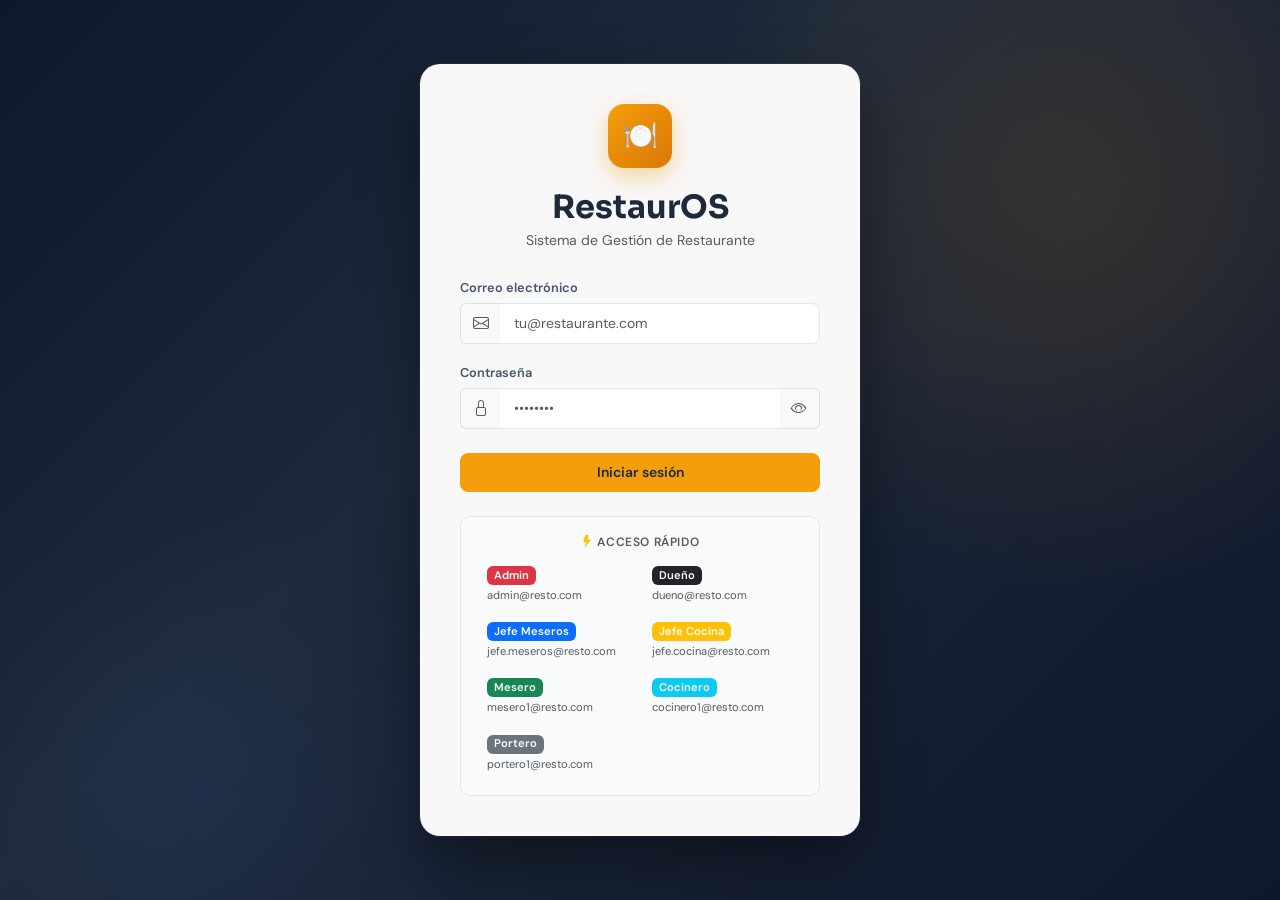
<file: index.html>
<!DOCTYPE html>
<html lang="es">
<head>
  <meta charset="UTF-8">
  <meta name="viewport" content="width=device-width, initial-scale=1.0">
  <title>RestaurOS — Sistema de Gestión</title>

  <!-- Bootstrap 5.3 -->
  <link rel="stylesheet" href="https://cdn.jsdelivr.net/npm/bootstrap@5.3.3/dist/css/bootstrap.min.css">
  <!-- Bootstrap Icons -->
  <link rel="stylesheet" href="https://cdn.jsdelivr.net/npm/bootstrap-icons@1.11.3/font/bootstrap-icons.min.css">
  <!-- Estilos propios -->
  <link rel="stylesheet" href="css/styles.css">

  <style>
    .login-page { animation: bgPulse 8s ease infinite alternate; }
    @keyframes bgPulse {
      from { background-position: 0% 50%; }
      to { background-position: 100% 50%; }
    }
  </style>
</head>
<body>

<div class="login-page">
  <div class="login-card">
    <!-- Logo -->
    <div class="login-logo"><span>🍽️</span></div>
    <h2 class="text-center fw-bold mb-1" style="font-family:'Sora',sans-serif;">RestaurOS</h2>
    <p class="text-center text-muted mb-4" style="font-size:0.875rem;">Sistema de Gestión de Restaurante</p>

    <!-- Formulario -->
    <div id="login-error" class="alert alert-danger d-none align-items-center gap-2" role="alert">
      <i class="bi bi-exclamation-circle-fill"></i>
      <span id="login-error-msg">Credenciales inválidas</span>
    </div>

    <div class="mb-3">
      <label class="form-label fw-semibold" for="email">Correo electrónico</label>
      <div class="input-group">
        <span class="input-group-text bg-light border-end-0"><i class="bi bi-envelope text-muted"></i></span>
        <input type="email" class="form-control border-start-0" id="email" placeholder="tu@restaurante.com" autocomplete="email">
      </div>
    </div>

    <div class="mb-4">
      <label class="form-label fw-semibold" for="password">Contraseña</label>
      <div class="input-group">
        <span class="input-group-text bg-light border-end-0"><i class="bi bi-lock text-muted"></i></span>
        <input type="password" class="form-control border-start-0 border-end-0" id="password" placeholder="••••••••" autocomplete="current-password">
        <button class="input-group-text bg-light border-start-0" type="button" id="toggle-pass">
          <i class="bi bi-eye text-muted" id="eye-icon"></i>
        </button>
      </div>
    </div>

    <button class="btn btn-primary w-100 py-2 fw-semibold mb-4" id="btn-login" onclick="handleLogin()">
      <span id="btn-login-text">Iniciar sesión</span>
      <span id="btn-login-spinner" class="spinner-border spinner-border-sm ms-2 d-none"></span>
    </button>

    <!-- Credenciales de demo -->
    <div class="demo-creds">
      <div class="text-muted fw-semibold mb-2 text-center" style="font-size:0.75rem;text-transform:uppercase;letter-spacing:0.05em;">
        <i class="bi bi-lightning-fill text-warning me-1"></i>Acceso Rápido
      </div>
      <div class="row g-1" id="demo-buttons">
        <!-- Se generan dinámicamente -->
      </div>
    </div>
  </div>
</div>

<!-- Bootstrap JS -->
<script src="https://cdn.jsdelivr.net/npm/bootstrap@5.3.3/dist/js/bootstrap.bundle.min.js"></script>

<script type="module">
  import { AuthService } from './services/auth.js';

  // Redirigir si ya está autenticado
  if (AuthService.isAuthenticated()) {
    window.location.href = 'dashboard.html';
  }

  // Credenciales de demo
  const demos = [
    { label: "Admin", email: "admin@resto.com", pass: "admin123", color: "danger" },
    { label: "Dueño", email: "dueno@resto.com", pass: "dueno123", color: "dark" },
    { label: "Jefe Meseros", email: "jefe.meseros@resto.com", pass: "jm123", color: "primary" },
    { label: "Jefe Cocina", email: "jefe.cocina@resto.com", pass: "jc123", color: "warning" },
    { label: "Mesero", email: "mesero1@resto.com", pass: "m123", color: "success" },
    { label: "Cocinero", email: "cocinero1@resto.com", pass: "c123", color: "info" },
    { label: "Portero", email: "portero1@resto.com", pass: "p123", color: "secondary" },
  ];

  const cont = document.getElementById("demo-buttons");
  demos.forEach(d => {
    const btn = document.createElement("div");
    btn.className = "col-6";
    btn.innerHTML = `<div class="cred-item" onclick="fillDemo('${d.email}','${d.pass}')">
      <span class="badge bg-${d.color} me-1">${d.label}</span>
      <small class="text-muted">${d.email}</small>
    </div>`;
    cont.appendChild(btn);
  });

  window.fillDemo = (email, pass) => {
    document.getElementById("email").value = email;
    document.getElementById("password").value = pass;
    document.getElementById("email").focus();
  };

  window.handleLogin = async () => {
    const email = document.getElementById("email").value.trim();
    const password = document.getElementById("password").value;
    const errDiv = document.getElementById("login-error");
    const errMsg = document.getElementById("login-error-msg");
    const btnText = document.getElementById("btn-login-text");
    const btnSpin = document.getElementById("btn-login-spinner");
    const btn = document.getElementById("btn-login");

    errDiv.classList.add("d-none");
    if (!email || !password) {
      errMsg.textContent = "Completa todos los campos";
      errDiv.classList.remove("d-none");
      return;
    }

    // Loading state
    btn.disabled = true;
    btnText.textContent = "Verificando...";
    btnSpin.classList.remove("d-none");

    const res = await AuthService.login(email, password);

    btn.disabled = false;
    btnText.textContent = "Iniciar sesión";
    btnSpin.classList.add("d-none");

    if (res.ok) {
      btnText.textContent = "¡Acceso exitoso! Redirigiendo...";
      btn.classList.replace("btn-primary", "btn-success");
      setTimeout(() => window.location.href = "dashboard.html", 800);
    } else {
      errMsg.textContent = res.error || "Credenciales inválidas";
      errDiv.classList.remove("d-none");
      document.getElementById("password").value = "";
      document.getElementById("password").focus();
    }
  };

  // Enter key
  document.getElementById("password").addEventListener("keydown", e => {
    if (e.key === "Enter") window.handleLogin();
  });

  // Toggle password
  document.getElementById("toggle-pass").addEventListener("click", () => {
    const inp = document.getElementById("password");
    const icon = document.getElementById("eye-icon");
    if (inp.type === "password") {
      inp.type = "text";
      icon.className = "bi bi-eye-slash text-muted";
    } else {
      inp.type = "password";
      icon.className = "bi bi-eye text-muted";
    }
  });
</script>

</body>
</html>
</file>
<file: css/styles.css>
/* ══════════════════════════════════════════════════════
   RESTAURANTE SYSTEM — ESTILOS PRINCIPALES
   Fuente: Sora (display) + DM Sans (body)
   Tema: Deep Navy + Warm Amber
   ══════════════════════════════════════════════════════ */

@import url('https://fonts.googleapis.com/css2?family=Sora:wght@400;500;600;700;800&family=DM+Sans:ital,opsz,wght@0,9..40,300;0,9..40,400;0,9..40,500;0,9..40,600;1,9..40,400&display=swap');

/* ── Variables ── */
:root {
  --sidebar-w: 260px;
  --sidebar-bg: #0f172a;
  --sidebar-border: rgba(255,255,255,0.07);
  --accent: #f59e0b;
  --accent-dark: #d97706;
  --header-h: 64px;
  --radius: 12px;
  --shadow: 0 1px 3px rgba(0,0,0,.08), 0 4px 12px rgba(0,0,0,.06);
  --shadow-lg: 0 8px 32px rgba(0,0,0,.12);
}

/* ── Base ── */
*, *::before, *::after { box-sizing: border-box; }

body {
  font-family: 'DM Sans', system-ui, sans-serif;
  background: #f8fafc;
  color: #1e293b;
  -webkit-font-smoothing: antialiased;
  margin: 0;
  overflow-x: hidden;
}

h1, h2, h3, h4, h5, h6, .fw-bold, .h1, .h2, .h3, .h4, .h5, .h6 {
  font-family: 'Sora', sans-serif;
}

/* ══════════════════════════════════════════════════════
   LOGIN PAGE
   ══════════════════════════════════════════════════════ */
.login-page {
  min-height: 100vh;
  background: linear-gradient(135deg, #0f172a 0%, #1e293b 40%, #0f172a 100%);
  display: flex;
  align-items: center;
  justify-content: center;
  position: relative;
  overflow: hidden;
}

.login-page::before {
  content: "";
  position: absolute;
  width: 800px; height: 800px;
  background: radial-gradient(circle, rgba(245,158,11,0.12) 0%, transparent 70%);
  top: -200px; right: -200px;
  pointer-events: none;
}

.login-page::after {
  content: "";
  position: absolute;
  width: 600px; height: 600px;
  background: radial-gradient(circle, rgba(59,130,246,0.08) 0%, transparent 70%);
  bottom: -200px; left: -100px;
  pointer-events: none;
}

.login-card {
  background: rgba(255,255,255,0.97);
  border-radius: 20px;
  padding: 2.5rem;
  width: 100%;
  max-width: 440px;
  box-shadow: 0 25px 60px rgba(0,0,0,0.4), 0 0 0 1px rgba(255,255,255,0.05);
  position: relative;
  z-index: 1;
}

.login-logo {
  width: 64px; height: 64px;
  background: linear-gradient(135deg, #f59e0b, #d97706);
  border-radius: 16px;
  display: flex; align-items: center; justify-content: center;
  font-size: 1.75rem;
  box-shadow: 0 8px 24px rgba(245,158,11,0.4);
  margin: 0 auto 1.25rem;
}

.demo-creds {
  background: #f8fafc;
  border: 1px solid #e2e8f0;
  border-radius: 10px;
  padding: 1rem;
}

.demo-creds .cred-item {
  cursor: pointer;
  padding: 0.4rem 0.6rem;
  border-radius: 6px;
  transition: background 0.15s;
  font-size: 0.8rem;
}

.demo-creds .cred-item:hover {
  background: #e2e8f0;
}

/* ══════════════════════════════════════════════════════
   LAYOUT PRINCIPAL
   ══════════════════════════════════════════════════════ */
.app-layout {
  display: flex;
  min-height: 100vh;
}

/* ── Sidebar ── */
.sidebar {
  width: var(--sidebar-w);
  min-height: 100vh;
  background: var(--sidebar-bg);
  display: flex;
  flex-direction: column;
  position: fixed;
  top: 0; left: 0;
  z-index: 1000;
  transition: transform 0.3s cubic-bezier(0.4,0,0.2,1);
  overflow: hidden;
}

/* Sidebar brand */
.sidebar-brand {
  padding: 1rem 1.25rem;
  border-bottom: 1px solid var(--sidebar-border);
  display: flex;
  align-items: center;
  gap: 0.75rem;
  text-decoration: none;
}

.sidebar-brand-icon {
  width: 38px; height: 38px;
  background: linear-gradient(135deg, #f59e0b, #d97706);
  border-radius: 10px;
  display: flex; align-items: center; justify-content: center;
  font-size: 1.1rem;
  flex-shrink: 0;
  box-shadow: 0 4px 12px rgba(245,158,11,0.35);
}

.sidebar-brand-name {
  font-family: 'Sora', sans-serif;
  font-weight: 700;
  font-size: 0.95rem;
  color: #ffffff;
  line-height: 1.2;
}

.sidebar-brand-sub {
  font-size: 0.65rem;
  color: #64748b;
  font-weight: 400;
}

/* Sidebar links */
.sidebar-link {
  color: #94a3b8 !important;
  font-size: 0.875rem;
  font-weight: 500;
  transition: all 0.18s ease;
  position: relative;
}

.sidebar-link:hover {
  background: rgba(255,255,255,0.06) !important;
  color: #f1f5f9 !important;
}

.sidebar-link.active {
  background: rgba(245,158,11,0.12) !important;
  color: #f59e0b !important;
}

.sidebar-link.active .sidebar-icon {
  color: #f59e0b;
}

.sidebar-link.active::before {
  content: "";
  position: absolute;
  left: 0; top: 4px; bottom: 4px;
  width: 3px;
  background: #f59e0b;
  border-radius: 0 3px 3px 0;
}

/* ── Main content ── */
.main-wrapper {
  margin-left: var(--sidebar-w);
  flex: 1;
  display: flex;
  flex-direction: column;
  min-height: 100vh;
  min-width: 0;
}

/* ── Topbar ── */
.topbar {
  height: var(--header-h);
  background: #ffffff;
  border-bottom: 1px solid #e2e8f0;
  display: flex;
  align-items: center;
  padding: 0 1.5rem;
  position: sticky;
  top: 0;
  z-index: 100;
  box-shadow: 0 1px 3px rgba(0,0,0,0.05);
  gap: 1rem;
}

.topbar-title {
  font-family: 'Sora', sans-serif;
  font-size: 1rem;
  font-weight: 600;
  color: #1e293b;
}

.page-content {
  flex: 1;
  overflow-y: auto;
}

/* ══════════════════════════════════════════════════════
   CARDS & COMPONENTS
   ══════════════════════════════════════════════════════ */
.card {
  border-radius: var(--radius) !important;
  box-shadow: var(--shadow) !important;
}

.card-header {
  border-radius: var(--radius) var(--radius) 0 0 !important;
}

/* KPI Cards */
.card .h3 {
  font-family: 'Sora', sans-serif;
}

/* Hover cards (platillos en pedido) */
.hover-card {
  cursor: pointer;
  transition: transform 0.18s ease, box-shadow 0.18s ease;
}

.hover-card:hover {
  transform: translateY(-3px);
  box-shadow: 0 8px 24px rgba(0,0,0,0.12) !important;
}

/* ── Tablas ── */
.table th {
  font-family: 'Sora', sans-serif;
  font-size: 0.78rem;
  text-transform: uppercase;
  letter-spacing: 0.05em;
  font-weight: 600;
}

.table td {
  font-size: 0.875rem;
  vertical-align: middle;
}

.table-dark th {
  background: #1e293b !important;
  border-color: #334155 !important;
}

/* ── Formularios ── */
.form-control, .form-select {
  border-radius: 8px;
  border-color: #e2e8f0;
  font-size: 0.875rem;
  padding: 0.55rem 0.85rem;
  transition: border-color 0.15s, box-shadow 0.15s;
}

.form-control:focus, .form-select:focus {
  border-color: #f59e0b;
  box-shadow: 0 0 0 3px rgba(245,158,11,0.15);
}

.form-label {
  font-size: 0.8rem;
  font-weight: 600;
  color: #475569;
  margin-bottom: 0.375rem;
}

/* ── Botones ── */
.btn {
  border-radius: 8px;
  font-weight: 500;
  font-size: 0.875rem;
  transition: all 0.18s ease;
}

.btn-primary {
  background: #f59e0b;
  border-color: #f59e0b;
  color: #1e293b;
}

.btn-primary:hover, .btn-primary:focus {
  background: #d97706;
  border-color: #d97706;
  color: #1e293b;
  box-shadow: 0 4px 12px rgba(245,158,11,0.4);
}

.btn-outline-primary {
  border-color: #f59e0b;
  color: #d97706;
}

.btn-outline-primary:hover {
  background: #f59e0b;
  border-color: #f59e0b;
  color: #1e293b;
}

/* ── Badges ── */
.badge {
  font-size: 0.7rem;
  font-weight: 600;
  padding: 0.35em 0.65em;
  border-radius: 6px;
}

/* LIVE badge pulse */
.pulse-badge {
  animation: pulse-anim 1.8s infinite;
}

@keyframes pulse-anim {
  0%, 100% { opacity: 1; }
  50% { opacity: 0.55; }
}

/* ── Modal ── */
.modal-header.bg-primary {
  background: linear-gradient(135deg, #1e293b, #334155) !important;
}

.modal-content {
  border-radius: 16px !important;
}

/* ── Scrollbar ── */
::-webkit-scrollbar { width: 5px; height: 5px; }
::-webkit-scrollbar-track { background: transparent; }
::-webkit-scrollbar-thumb { background: #cbd5e1; border-radius: 99px; }
::-webkit-scrollbar-thumb:hover { background: #94a3b8; }

/* ══════════════════════════════════════════════════════
   RESPONSIVE — MOBILE
   ══════════════════════════════════════════════════════ */
@media (max-width: 991.98px) {
  .sidebar {
    transform: translateX(-100%);
  }

  .sidebar.open {
    transform: translateX(0);
    box-shadow: var(--shadow-lg);
  }

  .main-wrapper {
    margin-left: 0;
  }

  .sidebar-overlay {
    display: block !important;
  }
}

.sidebar-overlay {
  display: none;
  position: fixed;
  inset: 0;
  background: rgba(0,0,0,0.5);
  z-index: 999;
  backdrop-filter: blur(2px);
}

/* ── Animations ── */
.page-enter {
  animation: fadeInUp 0.25s ease both;
}

@keyframes fadeInUp {
  from { opacity: 0; transform: translateY(12px); }
  to { opacity: 1; transform: translateY(0); }
}

/* Estado visual pedidos en cocina */
.pedido-card-pendiente { border-left: 4px solid #f59e0b; }
.pedido-card-preparacion { border-left: 4px solid #3b82f6; }
.pedido-card-listo { border-left: 4px solid #22c55e; }

/* Empty state */
.loader-overlay { min-height: 200px; }

/* Transition utility */
.transition-all { transition: all 0.18s ease; }

/* Tooltip hover para sidebar colapsado */
.cursor-pointer { cursor: pointer; }

/* ══════════════════════════════════════════════════════
   MEJORAS v2 — Mapa, Mesero Móvil, Bloques Horario
   ══════════════════════════════════════════════════════ */

/* Mapa SVG mesas */
.mesa-svg rect { transition: filter 0.15s ease; }
.mesa-svg:hover rect { filter: brightness(0.88); }

/* Botones de paso en nuevo pedido */
#paso-platillos { animation: fadeInUp 0.22s ease both; }

/* Bloques de horario */
.bloque-hora:hover {
  border-color: #f59e0b !important;
  background: rgba(245,158,11,0.04) !important;
}

/* btn-xs helper */
.btn-xs { padding: 0.15rem 0.45rem; font-size: 0.78rem; }

/* Carta platillos — toque más grande en móvil */
@media (max-width: 575.98px) {
  .platillo-card .card-body { padding: 0.6rem !important; }
  .platillo-card .card-body > div:first-child { font-size: 1.6rem !important; }

  /* Panel mesero móvil — sidebar oculto, pantalla completa */
  .topbar { padding: 0 0.75rem; }
  .topbar-title { font-size: 0.9rem; }
  #topbar-nombre { display: none !important; }

  /* Nuevo pedido — pasos más compactos */
  #paso-mesa .card-body { padding: 0.75rem !important; }

  /* Items de pedido en móvil */
  #items-pedido { max-height: 220px !important; }

  /* Grilla KPI 2 col en móvil */
  .row.g-3 > .col-4 { flex: 0 0 33.33% !important; }
}

/* Notificación pedido listo — flash en sidebar badge */
@keyframes flash-listo {
  0%, 100% { background-color: #ef4444; }
  50% { background-color: #fca5a5; }
}
.mesa-lista { animation: flash-listo 1s infinite; }

/* Abono badge en reservaciones */
.abono-badge {
  background: linear-gradient(135deg, #f59e0b, #d97706);
  color: #1e293b;
  font-weight: 700;
  border-radius: 6px;
  padding: 0.2rem 0.5rem;
  font-size: 0.72rem;
}

/* ══════════════════════════════════════════════════════
   PLANO RESTAURANTE — Mapa interactivo v3
   ══════════════════════════════════════════════════════ */

/* Hover en mesa del mapa */
.mesa-grupo rect,
.mesa-grupo circle {
  transition: filter 0.18s ease, transform 0.18s ease;
  transform-box: fill-box;
  transform-origin: center;
}

.mesa-grupo:hover rect,
.mesa-grupo:hover circle {
  filter: brightness(0.88) drop-shadow(0 3px 6px rgba(0,0,0,0.25));
}

.mesa-grupo:active rect,
.mesa-grupo:active circle {
  transform: scale(0.94);
  filter: brightness(0.78);
}

/* Tooltip nativo SVG */
.mesa-grupo title { pointer-events: none; }

/* Scroll suave horizontal en lista mesas móvil */
#page-content .d-flex[style*="overflow-x:auto"] {
  scrollbar-width: thin;
  scrollbar-color: #cbd5e1 transparent;
}
#page-content .d-flex[style*="overflow-x:auto"]::-webkit-scrollbar {
  height: 4px;
}
#page-content .d-flex[style*="overflow-x:auto"]::-webkit-scrollbar-thumb {
  background: #cbd5e1;
  border-radius: 99px;
}

/* Mapa en pantalla chica */
@media (max-width: 575.98px) {
  #mapa-restaurante {
    min-width: 420px !important;
  }
}

/* Pulsación ocupada más visible en mobile */
@media (hover: none) {
  .mesa-grupo:active rect {
    transform: scale(0.9);
  }
}

/* Scroll horizontal lista mesas en móvil */
@media (max-width: 575.98px) {
  #mapa-restaurante {
    min-width: 380px !important;
  }
}

/* Card mini-mesas en scroll */
.mesa-mini-card {
  transition: transform 0.15s ease, box-shadow 0.15s ease;
}
.mesa-mini-card:hover {
  transform: translateY(-2px);
  box-shadow: 0 6px 16px rgba(0,0,0,0.12) !important;
}

/* ══════════════════════════════════════════════════════
   CALENDARIO DE HORARIOS — Estilo círculos
   ══════════════════════════════════════════════════════ */

/* Fila hover en tabla calendario */
.cal-celda { transition: background 0.15s; }
tr:hover .cal-celda { background: rgba(78,205,196,0.04); }

/* Círculo hover vacío */
.cal-circle-vacio:hover {
  border-color: #4ecdc4 !important;
  background: rgba(78,205,196,0.08) !important;
  transform: scale(1.1);
}
.cal-circle-vacio:hover i { color: #4ecdc4 !important; }

/* Círculo con turno hover */
.cal-circle:not(.cal-circle-vacio):hover {
  filter: brightness(0.9) saturate(1.2);
  transform: scale(1.12) translateY(-2px);
}

/* Grilla de horas en modal */
#horas-grid .hor-celda:hover .hor-circulo {
  border-color: #4ecdc4 !important;
  background: rgba(78,205,196,0.1) !important;
}

/* Tabla horarios sin bordes pesados */
.table th, .table td {
  border-color: #f1f5f9 !important;
}

/* Progress bar horarios */
.progress { background: #f1f5f9; }

/* ══════════════════════════════════════════════════════
   HORARIO BLOQUES — Responsive móvil
   ══════════════════════════════════════════════════════ */

/* En móvil, las columnas de la grilla se apilan */
@media (max-width: 767px) {
  /* Grilla de 4 columnas → 2 columnas en tablet */
  [style*="grid-template-columns:160px 1fr 1fr 1fr"] {
    display: flex !important;
    flex-wrap: wrap;
    gap: 8px;
    padding: 12px 16px !important;
  }
  /* Hora ocupa línea completa */
  [style*="grid-template-columns:160px 1fr 1fr 1fr"] > div:first-child {
    width: 100%;
    font-size: 1.05rem !important;
    border-bottom: 1px solid #e8f0fe;
    padding-bottom: 6px;
    margin-bottom: 2px;
  }
  /* Resto de columnas en 50% */
  [style*="grid-template-columns:160px 1fr 1fr 1fr"] > div:not(:first-child) {
    width: calc(50% - 4px);
  }
}

@media (max-width: 480px) {
  /* Header del día */
  [style*="background:#0f2d52"] {
    padding: 12px 16px !important;
  }
  [style*="background:#0f2d52"] span:first-child {
    font-size: 1rem !important;
  }
  /* ── Nuevos estados de mesa ── */
.pedido-card-retirado        { border-left: 4px solid #6366f1; }
.pedido-card-entregado       { border-left: 4px solid #64748b; }
.pedido-card-cuenta          { border-left: 4px solid #1e293b; }
.pedido-card-pagado          { border-left: 4px solid #22c55e; background: #f0fdf4; }
.pedido-card-cancelado       { border-left: 4px solid #ef4444; background: #fef2f2; opacity: 0.65; }

/* Mesa liberable — pulsa en verde/violeta */
@keyframes liberable-pulse {
  0%, 100% { box-shadow: 0 0 0 0 rgba(99, 102, 241, 0.4); }
  50%       { box-shadow: 0 0 0 8px rgba(99, 102, 241, 0); }
}
.mesa-liberable {
  animation: liberable-pulse 2s infinite;
}

/* Badge cuenta solicitada */
.badge-cuenta {
  background: linear-gradient(135deg, #1e293b, #334155);
  color: #fff;
  font-weight: 700;
}

/* Alerta pedido listo (para mesero) */
.alerta-listo {
  border: 2px solid #22c55e !important;
  background: linear-gradient(135deg, #f0fdf4, #dcfce7) !important;
  animation: pulse-border 1.5s ease infinite;
}
@keyframes pulse-border {
  0%, 100% { border-color: #22c55e !important; }
  50%       { border-color: #86efac !important; }
}

/* Estado pendiente_pago en tarjeta de mesa */
.mesa-pendiente-pago {
  background: linear-gradient(135deg, #f8fafc, #f1f5f9) !important;
  border-left-color: #1e293b !important;
}

/* Bloqueo visual — portero no puede liberar */
.mesa-bloqueada {
  opacity: 0.75;
  position: relative;
}
.mesa-bloqueada::after {
  content: "🔒";
  position: absolute;
  top: 8px;
  right: 10px;
  font-size: 1.1rem;
}

/* Historial de estados (timeline) */
.historial-estado {
  position: relative;
  padding-left: 1.5rem;
}
.historial-estado::before {
  content: "";
  position: absolute;
  left: 0.45rem;
  top: 0;
  bottom: 0;
  width: 2px;
  background: #e2e8f0;
}
.historial-estado > div::before {
  content: "";
  position: absolute;
  left: -1.1rem;
  top: 50%;
  transform: translateY(-50%);
  width: 10px;
  height: 10px;
  border-radius: 50%;
  background: #f59e0b;
  border: 2px solid #fff;
}

/* Notificaciones panel */
#modal-notificaciones .modal-body {
  padding: 0;
}

/* Mesas grid responsive */
@media (max-width: 575.98px) {
  .mesa-mini-card .card-body {
    padding: 0.75rem !important;
  }
}

}

/* ══════════════════════════════════════════════════════
   CENTRO DE NOTIFICACIONES — Panel desplegable
   ══════════════════════════════════════════════════════ */

.notif-dropdown-wrapper {
  position: relative;
}

.notif-panel {
  position: absolute;
  top: calc(100% + 10px);
  right: 0;
  width: 380px;
  max-width: calc(100vw - 24px);
  background: #fff;
  border-radius: var(--radius);
  box-shadow: var(--shadow-lg);
  border: 1px solid rgba(0,0,0,0.06);
  z-index: 1050;
  overflow: hidden;
  animation: notifPanelIn 0.18s ease;
  display: none;
}

.notif-panel.open { display: block; }

@keyframes notifPanelIn {
  from { opacity: 0; transform: translateY(-6px) scale(0.98); }
  to   { opacity: 1; transform: translateY(0) scale(1); }
}

/* Header */
.notif-panel-header {
  display: flex;
  align-items: center;
  justify-content: space-between;
  padding: 14px 16px 10px;
  border-bottom: 1px solid #f1f5f9;
}

.notif-panel-title {
  font-family: 'Sora', sans-serif;
  font-weight: 700;
  font-size: 0.95rem;
  display: flex;
  align-items: center;
  gap: 8px;
  color: #0f172a;
}

.notif-panel-title i { color: var(--accent); }

.notif-count-pill {
  background: var(--accent);
  color: #fff;
  font-size: 0.7rem;
  font-weight: 700;
  border-radius: 999px;
  padding: 1px 8px;
  line-height: 1.4;
}

.notif-mark-all {
  background: none;
  border: none;
  color: #64748b;
  font-size: 0.75rem;
  font-weight: 600;
  display: flex;
  align-items: center;
  gap: 4px;
  cursor: pointer;
  padding: 4px 8px;
  border-radius: 8px;
  transition: background 0.15s, color 0.15s;
}
.notif-mark-all:hover:not(:disabled) {
  background: #f1f5f9;
  color: var(--accent-dark);
}
.notif-mark-all:disabled {
  opacity: 0.4;
  cursor: default;
}

/* Tabs de filtro por categoría */
.notif-tabs {
  display: flex;
  gap: 6px;
  padding: 10px 12px;
  overflow-x: auto;
  border-bottom: 1px solid #f1f5f9;
  scrollbar-width: thin;
}
.notif-tabs::-webkit-scrollbar { height: 4px; }
.notif-tabs::-webkit-scrollbar-thumb { background: #e2e8f0; border-radius: 4px; }

.notif-tab {
  flex-shrink: 0;
  background: #f8fafc;
  border: 1px solid transparent;
  border-radius: 999px;
  font-size: 0.72rem;
  font-weight: 600;
  color: #64748b;
  padding: 5px 11px;
  display: flex;
  align-items: center;
  gap: 5px;
  cursor: pointer;
  transition: all 0.15s ease;
  white-space: nowrap;
}
.notif-tab:hover { background: #eef2f7; }
.notif-tab.active {
  background: rgba(245, 158, 11, 0.12);
  color: var(--accent-dark);
  border-color: rgba(245, 158, 11, 0.35);
}
.notif-tab-badge {
  background: rgba(0,0,0,0.08);
  border-radius: 999px;
  font-size: 0.64rem;
  padding: 0px 6px;
  font-weight: 700;
}
.notif-tab.active .notif-tab-badge {
  background: var(--accent);
  color: #fff;
}

/* Lista de notificaciones */
.notif-list {
  max-height: 420px;
  overflow-y: auto;
}

.notif-item {
  display: flex;
  align-items: flex-start;
  gap: 12px;
  padding: 12px 16px;
  border-bottom: 1px solid #f8fafc;
  position: relative;
  transition: background 0.15s ease;
}
.notif-item.no-leida { background: #fffbeb; }
.notif-item.leida { background: transparent; }
.notif-item:hover { background: #f8fafc; }

.notif-item-icon {
  width: 36px;
  height: 36px;
  border-radius: 50%;
  background: currentColor;
  flex-shrink: 0;
  display: flex;
  align-items: center;
  justify-content: center;
  font-size: 1rem;
}
.notif-item-icon i { color: inherit; }
.notif-item-icon.text-primary   { background: rgba(13,110,253,0.1); }
.notif-item-icon.text-success   { background: rgba(25,135,84,0.1); }
.notif-item-icon.text-warning   { background: rgba(255,193,7,0.15); }
.notif-item-icon.text-danger    { background: rgba(220,53,69,0.1); }
.notif-item-icon.text-info      { background: rgba(13,202,240,0.12); }
.notif-item-icon.text-dark      { background: rgba(33,37,41,0.08); }
.notif-item-icon.text-secondary { background: rgba(108,117,125,0.1); }

.notif-item-body {
  flex: 1;
  cursor: pointer;
  min-width: 0;
}

.notif-item-msg {
  font-size: 0.82rem;
  line-height: 1.4;
  color: #1e293b;
  margin-bottom: 2px;
}
.notif-item.leida .notif-item-msg { color: #94a3b8; }

.notif-item-time {
  font-size: 0.7rem;
  color: #94a3b8;
  font-weight: 500;
}

.notif-dot {
  width: 8px;
  height: 8px;
  border-radius: 50%;
  background: var(--accent);
  flex-shrink: 0;
  margin-top: 6px;
}

.notif-item-delete {
  background: none;
  border: none;
  color: #cbd5e1;
  font-size: 0.95rem;
  padding: 2px;
  cursor: pointer;
  flex-shrink: 0;
  border-radius: 6px;
  transition: all 0.15s ease;
  opacity: 0;
}
.notif-item:hover .notif-item-delete { opacity: 1; }
.notif-item-delete:hover { background: #fee2e2; color: #dc2626; }

/* Estado vacío */
.notif-empty {
  display: flex;
  flex-direction: column;
  align-items: center;
  justify-content: center;
  padding: 48px 16px;
  color: #94a3b8;
  text-align: center;
}
.notif-empty i { font-size: 2.2rem; margin-bottom: 10px; opacity: 0.6; }
.notif-empty p { font-size: 0.82rem; font-weight: 500; margin: 0; }

/* Botón de campana — asegurar buen feedback visual al hover/click */
#btn-notif {
  position: relative;
  transition: transform 0.15s ease;
}
#btn-notif:active { transform: scale(0.92); }
#btn-notif.notif-shake i { animation: notifShake 0.4s ease; }

@keyframes notifShake {
  0%, 100% { transform: rotate(0deg); }
  20%      { transform: rotate(-12deg); }
  40%      { transform: rotate(10deg); }
  60%      { transform: rotate(-8deg); }
  80%      { transform: rotate(6deg); }
}

/* Mobile: panel ocupa casi todo el ancho */
@media (max-width: 480px) {
  .notif-panel {
    width: calc(100vw - 20px);
    right: -8px;
  }
}

/* ══════════════════════════════════════════════════════════════════
   RESPONSIVE v4 — Adaptación integral a móvil y tablet
   (no cambia colores, iconos, tipografía ni arquitectura visual,
   solo ajusta tamaños, layout y comportamiento táctil)
   ══════════════════════════════════════════════════════════════════ */

/* ── Objetivo táctil mínimo ~44x44px en pantallas táctiles ── */
@media (max-width: 991.98px) {
  .btn:not(.btn-xs) {
    min-height: 44px;
    padding-top: 0.6rem;
    padding-bottom: 0.6rem;
  }
  .btn-sm:not(.btn-xs) {
    min-height: 40px;
    padding-left: 0.85rem;
    padding-right: 0.85rem;
  }
  .form-control, .form-select {
    min-height: 44px;
    font-size: 16px; /* evita el zoom automático de iOS al enfocar */
  }
  textarea.form-control { min-height: 88px; }
  .sidebar-link {
    min-height: 44px;
    padding-top: 0.65rem !important;
    padding-bottom: 0.65rem !important;
  }
  .dropdown-item { min-height: 40px; display: flex; align-items: center; }
  .input-group-text { min-height: 44px; }
  #btn-notif, #btn-perfil, .btn-close, .map-zoom-btn { min-width: 40px; min-height: 40px; }
}

/* Botones dentro de tablas y tarjetas mini pueden ser más compactos
   (espacio limitado, no son la acción principal de la pantalla) */
.table .btn, .table .btn-sm { min-height: 34px; }

/* ── Header: evitar superposición en pantallas muy angostas (iPhone SE) ── */
@media (max-width: 380px) {
  .topbar { padding: 0 0.5rem; gap: 0.4rem; }
  #topbar-avatar { width: 26px !important; height: 26px !important; font-size: 0.65rem !important; }
  .topbar-title { font-size: 0.82rem; max-width: 84px; overflow: hidden; text-overflow: ellipsis; white-space: nowrap; }
  #btn-perfil { padding: 0.25rem 0.4rem !important; }
}

/* ── KPIs: 1 columna en pantallas muy angostas para que nunca se corten ── */
@media (max-width: 380px) {
  .row.g-3 > .col-6 { flex: 0 0 100%; max-width: 100%; }
}
@media (max-width: 400px) {
  .row.g-3 .card-body { padding: 0.85rem !important; }
  .row.g-3 .card .h3 { font-size: 1.35rem !important; }
}

/* ── Tablas: scroll horizontal suave, encabezados siempre legibles ── */
.table-responsive {
  -webkit-overflow-scrolling: touch;
  scrollbar-width: thin;
}
@media (max-width: 575.98px) {
  .table th, .table td { white-space: nowrap; padding: 0.55rem 0.6rem; }
  .table th { font-size: 0.68rem; }
  .table td { font-size: 0.8rem; }
}

/* ── Modales: nunca se salen de la pantalla ── */
@media (max-width: 575.98px) {
  .modal-dialog,
  .modal-dialog.modal-lg,
  .modal-dialog.modal-xl {
    margin: 0.6rem auto;
    max-width: calc(100% - 1.2rem);
  }
  .modal-content { max-height: calc(100dvh - 1.2rem); }
  .modal-dialog-scrollable .modal-body { max-height: calc(100dvh - 12rem); }
  .modal-header, .modal-footer { padding: 0.85rem 1rem; }
  .modal-body { padding: 1rem; }
}

/* ── Formularios: ancho completo y separación táctil suficiente ── */
@media (max-width: 767.98px) {
  .modal-body .row > [class*="col-"] { margin-bottom: 0.75rem; }
  .modal-footer { flex-wrap: wrap; gap: 0.5rem; }
  .modal-footer .btn { flex: 1 1 auto; min-width: 120px; }
}

/* ── Gráficos (Chart.js): contenedor de altura fija, nunca se deforman ── */
.chart-wrap {
  position: relative;
  width: 100%;
  height: 240px;
}
@media (min-width: 576px) {
  .chart-wrap { height: 280px; }
}
@media (min-width: 992px) {
  .chart-wrap { height: 340px; }
}
.chart-wrap canvas {
  width: 100% !important;
  height: 100% !important;
}

/* ══════════════════════════════════════════════════════════════════
   MAPA DEL RESTAURANTE — Zoom & Pan táctil (sin librerías externas)
   Mismo plano, mismas posiciones de mesas; solo se agrega un
   contenedor que permite pellizcar/arrastrar (pinch/pan) y botones
   de control. La interacción JS vive en pages.js (MapZoom).
   ══════════════════════════════════════════════════════════════════ */
.map-zoom-wrap {
  position: relative;
  width: 100%;
  aspect-ratio: 800 / 560;
  overflow: hidden;
  background: #e2e8f0;
  border-radius: 14px;
  touch-action: none;
  -webkit-user-select: none;
  user-select: none;
}

.map-zoom-inner {
  width: 100%;
  height: 100%;
  transform-origin: 0 0;
  will-change: transform;
}

.map-zoom-inner svg {
  display: block;
  width: 100%;
  height: 100%;
}

.map-zoom-controls {
  position: absolute;
  bottom: 12px;
  right: 12px;
  display: flex;
  flex-direction: column;
  gap: 8px;
  z-index: 5;
}

.map-zoom-btn {
  width: 40px;
  height: 40px;
  border-radius: 10px;
  background: #ffffff;
  border: 1px solid #e2e8f0;
  box-shadow: var(--shadow);
  display: flex;
  align-items: center;
  justify-content: center;
  color: #1e293b;
  font-size: 1rem;
  cursor: pointer;
  transition: all 0.15s ease;
}
.map-zoom-btn:hover { background: #f8fafc; }
.map-zoom-btn:active { transform: scale(0.92); background: #f1f5f9; }

.map-zoom-hint {
  position: absolute;
  top: 10px;
  left: 10px;
  background: rgba(15, 23, 42, 0.72);
  color: #fff;
  font-size: 0.68rem;
  font-weight: 600;
  padding: 5px 10px;
  border-radius: 999px;
  z-index: 5;
  pointer-events: none;
  display: flex;
  align-items: center;
  gap: 5px;
  animation: fadeInUp 0.3s ease both;
}
@media (min-width: 992px) {
  .map-zoom-hint { display: none; } /* en desktop ya se usa la rueda del mouse, sin necesidad de aviso */
}

/* ── Tablets (iPads, Galaxy Tab, etc.) — pequeños refinamientos ── */
@media (min-width: 576px) and (max-width: 991.98px) {
  .page-content .p-4 { padding: 1.5rem !important; }
  .map-zoom-controls { bottom: 16px; right: 16px; }
}
</file>
